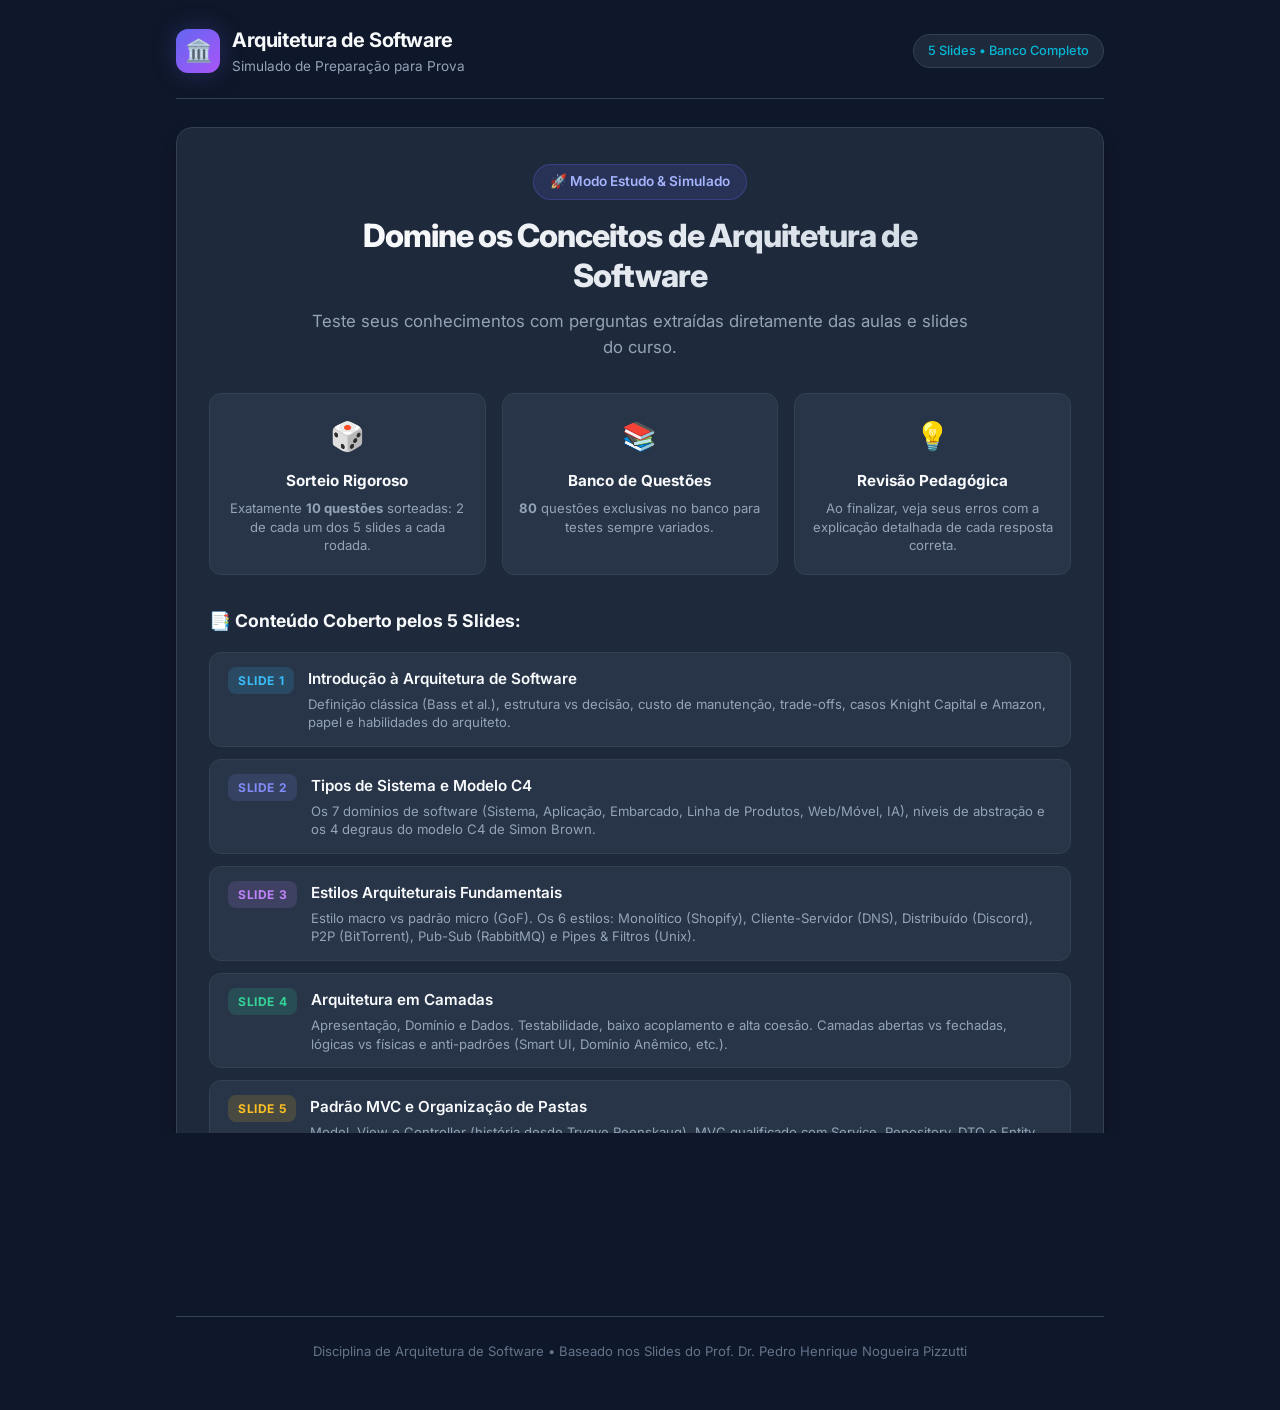
<file: Revisao_Prova_1/index.html>
<!DOCTYPE html>
<html lang="pt-BR">
<head>
  <meta charset="UTF-8">
  <meta name="viewport" content="width=device-width, initial-scale=1.0">
  <meta name="description" content="Quiz SPA Interativo para estudo da disciplina de Arquitetura de Software - Conteúdo completo dos Slides 1 a 5.">
  <title>Quiz de Arquitetura de Software | Simulado Interativo</title>
  
  <!-- Tipografia Inter do Google Fonts -->
  <link rel="preconnect" href="https://fonts.googleapis.com">
  <link rel="preconnect" href="https://fonts.gstatic.com" crossorigin>
  <link href="https://fonts.googleapis.com/css2?family=Inter:wght@400;500;600;700;800&display=swap" rel="stylesheet">
  
  <!-- Estilos CSS -->
  <link rel="stylesheet" href="style.css">
</head>
<body>

  <div class="app-container">
    
    <!-- CABEÇALHO GLOBAL -->
    <header class="app-header">
      <div class="brand">
        <div class="brand-icon">🏛️</div>
        <div class="brand-info">
          <h1>Arquitetura de Software</h1>
          <p>Simulado de Preparação para Prova</p>
        </div>
      </div>
      <div class="brand-tag">5 Slides • Banco Completo</div>
    </header>

    <main>
      
      <!-- ====================================================================
           TELA 1: BOAS-VINDAS / INTRODUÇÃO (WELCOME SCREEN)
           ==================================================================== -->
      <section id="welcome-screen" class="spa-screen active">
        <div class="welcome-card">
          <div class="welcome-hero">
            <span class="welcome-badge">🚀 Modo Estudo & Simulado</span>
            <h2>Domine os Conceitos de Arquitetura de Software</h2>
            <p>Teste seus conhecimentos com perguntas extraídas diretamente das aulas e slides do curso.</p>
          </div>

          <!-- Regras do Quiz em Destaque -->
          <div class="quiz-rules-grid">
            <div class="rule-box">
              <div class="rule-icon">🎲</div>
              <h4>Sorteio Rigoroso</h4>
              <p>Exatamente <strong>10 questões</strong> sorteadas: 2 de cada um dos 5 slides a cada rodada.</p>
            </div>
            <div class="rule-box">
              <div class="rule-icon">📚</div>
              <h4>Banco de Questões</h4>
              <p><strong id="total-questions-count">78</strong> questões exclusivas no banco para testes sempre variados.</p>
            </div>
            <div class="rule-box">
              <div class="rule-icon">💡</div>
              <h4>Revisão Pedagógica</h4>
              <p>Ao finalizar, veja seus erros com a explicação detalhada de cada resposta correta.</p>
            </div>
          </div>

          <!-- Visão Geral dos 5 Slides -->
          <div class="slide-topics-section">
            <h3>📑 Conteúdo Coberto pelos 5 Slides:</h3>
            <div id="slide-topics-list" class="topics-grid">
              <!-- Gerado via JavaScript -->
            </div>
          </div>

          <div class="welcome-actions" style="display: flex; gap: 14px; justify-content: center; flex-wrap: wrap;">
            <button id="start-quiz-btn" class="btn btn-primary btn-large">
              Iniciar Simulado (10 Questões) ➔
            </button>
            <a href="Resumo_Arquitetura_Software.pdf" target="_blank" class="btn btn-secondary btn-large" style="display: inline-flex; align-items: center; gap: 8px;">
              📄 Baixar Resumo em PDF
            </a>
          </div>
        </div>
      </section>

      <!-- ====================================================================
           TELA 2: EXECUÇÃO DO QUIZ (QUIZ SCREEN)
           ==================================================================== -->
      <section id="quiz-screen" class="spa-screen">
        <div class="quiz-card">
          
          <!-- Cabeçalho do Quiz (Progresso e Categoria) -->
          <div class="quiz-header">
            <div class="quiz-meta-bar">
              <span id="current-slide-badge" class="slide-badge slide-badge-slide-1">Slide 1</span>
              <span id="question-progress-text" class="progress-text">Questão 1 de 10</span>
            </div>
            
            <div class="progress-bar-track">
              <div id="progress-bar-fill" class="progress-bar-fill" style="width: 10%;"></div>
            </div>

            <!-- Bolinhas de navegação rápida 1 a 10 -->
            <div id="quick-nav" class="quick-nav-container">
              <!-- Gerado via JavaScript -->
            </div>
          </div>

          <!-- Enunciado da Pergunta -->
          <div class="question-content">
            <div id="question-topic" class="question-topic-label">Tópico da Pergunta</div>
            <h2 id="question-text" class="question-text">Enunciado da questão será carregado aqui...</h2>
          </div>

          <!-- Alternativas A, B, C, D -->
          <div id="options-container" class="options-list">
            <!-- Gerado via JavaScript -->
          </div>

          <!-- Ações e Navegação -->
          <div class="quiz-actions">
            <button id="prev-btn" class="btn btn-secondary">
              ← Questão Anterior
            </button>
            
            <div class="shortcut-tip">
              Dica: Use as teclas <kbd>A</kbd>, <kbd>B</kbd>, <kbd>C</kbd>, <kbd>D</kbd> ou <kbd>1</kbd>-<kbd>4</kbd> e <kbd>Enter</kbd>
            </div>

            <button id="next-btn" class="btn btn-primary">
              Próxima Questão ➔
            </button>
          </div>

        </div>
      </section>

      <!-- ====================================================================
           TELA 3: RESULTADOS E REVISÃO DE ERROS (RESULTS SCREEN)
           ==================================================================== -->
      <section id="results-screen" class="spa-screen">
        <div class="results-card">
          
          <!-- Placar Geral e Feedback -->
          <div class="results-hero">
            <div class="score-gauge-container">
              <svg class="score-svg" viewBox="0 0 100 100">
                <circle class="circle-bg" cx="50" cy="50" r="45"></circle>
                <circle id="score-circle-progress" class="circle-progress" cx="50" cy="50" r="45"></circle>
              </svg>
              <div class="gauge-center">
                <div id="score-text" class="gauge-score">8/10</div>
                <div class="gauge-label">Acertos</div>
              </div>
            </div>

            <div class="results-feedback">
              <span id="score-percent" class="score-percent-badge">80% de aproveitamento</span>
              <h2><span id="score-feedback-icon">🌟</span> Simulado Concluído!</h2>
              <p id="score-message">Mensagem de feedback baseada no seu desempenho...</p>
            </div>
          </div>

          <!-- Desempenho por Slide -->
          <div class="slide-breakdown-section">
            <h3>📊 Desempenho por Slide:</h3>
            <div id="slide-breakdown-container" class="breakdown-grid">
              <!-- Gerado via JavaScript -->
            </div>
          </div>

          <!-- Cabeçalho da Seção de Revisão -->
          <div class="review-section-header">
            <h3>📝 Análise Pedagógica e Correção:</h3>
            <div class="review-filter-tabs">
              <button type="button" class="filter-tab active" data-view-mode="errors-only">Apenas Questões com Erro</button>
              <button type="button" class="filter-tab" data-view-mode="all">Todas as 10 Questões</button>
            </div>
          </div>

          <!-- Lista de Questões com Erro (ou Todas) -->
          <div id="results-list" class="results-list">
            <!-- Gerado via JavaScript -->
          </div>

          <!-- Ação para Refazer Quiz -->
          <div class="results-actions">
            <button id="restart-quiz-btn" class="btn btn-primary btn-large">
              🔄 Refazer Quiz (Sortear 10 Novas Questões)
            </button>
          </div>

        </div>
      </section>

    </main>

    <!-- RODAPÉ GLOBAL -->
    <footer class="app-footer">
      <p>Disciplina de Arquitetura de Software • Baseado nos Slides do Prof. Dr. Pedro Henrique Nogueira Pizzutti</p>
    </footer>

  </div>

  <!-- Scripts JavaScript -->
  <script src="questions.js"></script>
  <script src="app.js"></script>
</body>
</html>
</file>
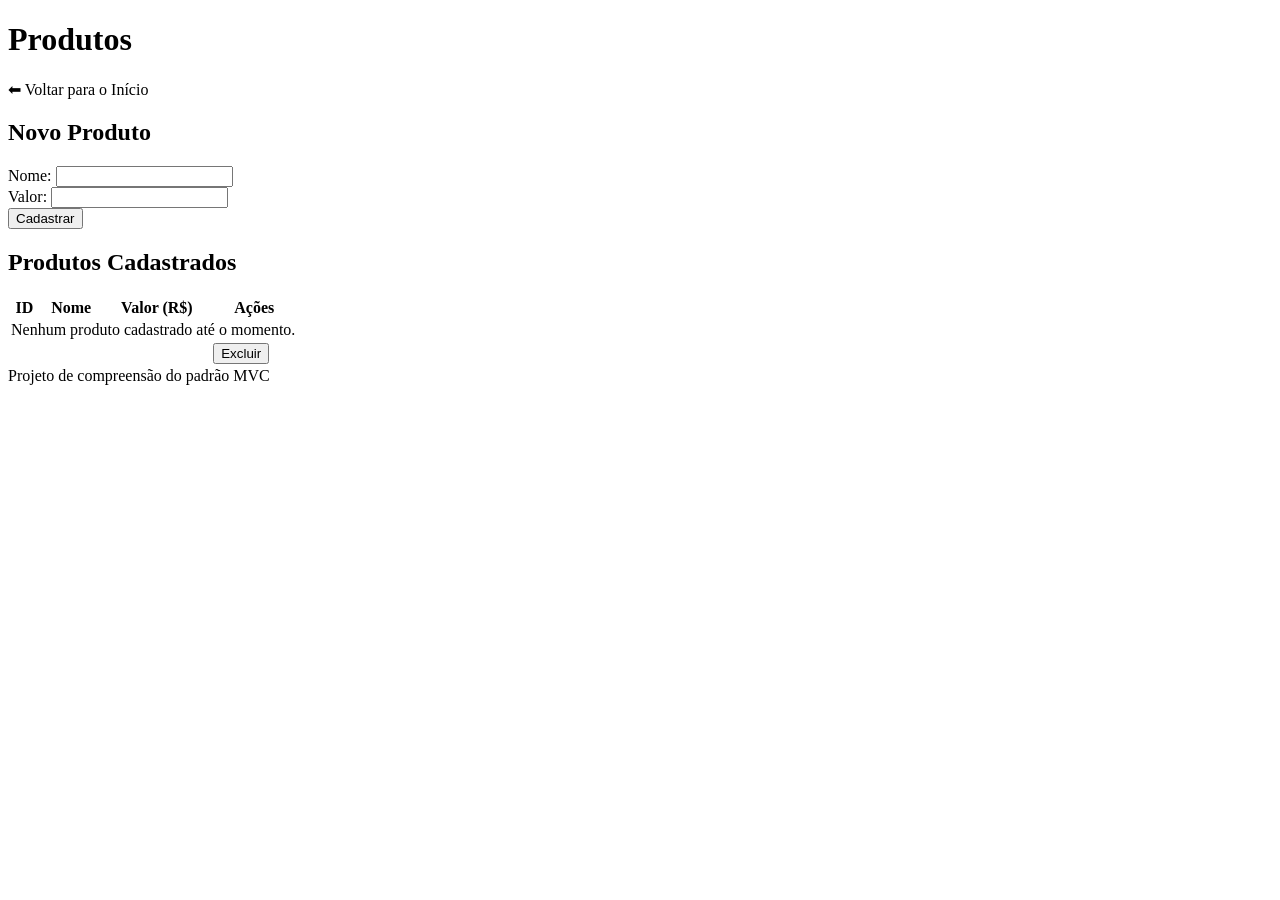
<file: Aula-05/mvc/src/main/resources/view/products.html>
<!doctype html>
<html lang="pt-br" xmlns:th="http://www.thymeleaf.org">
  <head>
    <meta charset="UTF-8" />
    <meta name="viewport" content="width=device-width, initial-scale=1.0" />
    <link rel="stylesheet" th:href="@{/css/style.css}" />
    <title>Products</title>
  </head>
  <body>
    <header>
      <h1>Produtos</h1>
      <nav>
        <a th:href="@{/}">⬅ Voltar para o Início</a>
      </nav>
    </header>
    <main>
      <section>
        <h2>Novo Produto</h2>
        <form th:action="@{/products}" th:object="${product}" method="post">
          <div>
            <label for="name">Nome:</label>
            <input id="name" type="text" th:field="*{name}" required />
          </div>
          <div>
            <label for="price">Valor:</label>
            <input id="price" type="number" step="0.01" th:field="*{price}" required />
          </div>
          <button type="submit">Cadastrar</button>
        </form>
      </section>
      <section>
        <h2>Produtos Cadastrados</h2>
        <table>
          <thead>
            <tr>
              <th>ID</th>
              <th>Nome</th>
              <th>Valor (R$)</th>
              <th>Ações</th>
            </tr>
          </thead>
          <tbody>
            <tr th:if="${#lists.isEmpty(products)}">
              <td colspan="4" style="text-align: center;">Nenhum produto cadastrado até o momento.</td>
            </tr>
            <tr th:each="product : ${products}">
                <td th:text="${product.id}"></td>
                <td th:text="${product.name}"></td>
                <td th:text="${#numbers.formatDecimal(product.price, 1, 2, 'POINT')}"></td>
                <td>
                  <form th:action="@{/products/delete/{id}(id=${product.id})}" method="post" style="display:inline;">
                    <button type="submit" onclick="return confirm('Tem certeza que deseja excluir?')">Excluir</button>
                  </form>
                </td>
            </tr>
          </tbody>
        </table>
      </section>
    </main>
    <footer>Projeto de compreensão do padrão MVC</footer>
  </body>
</html>
</file>
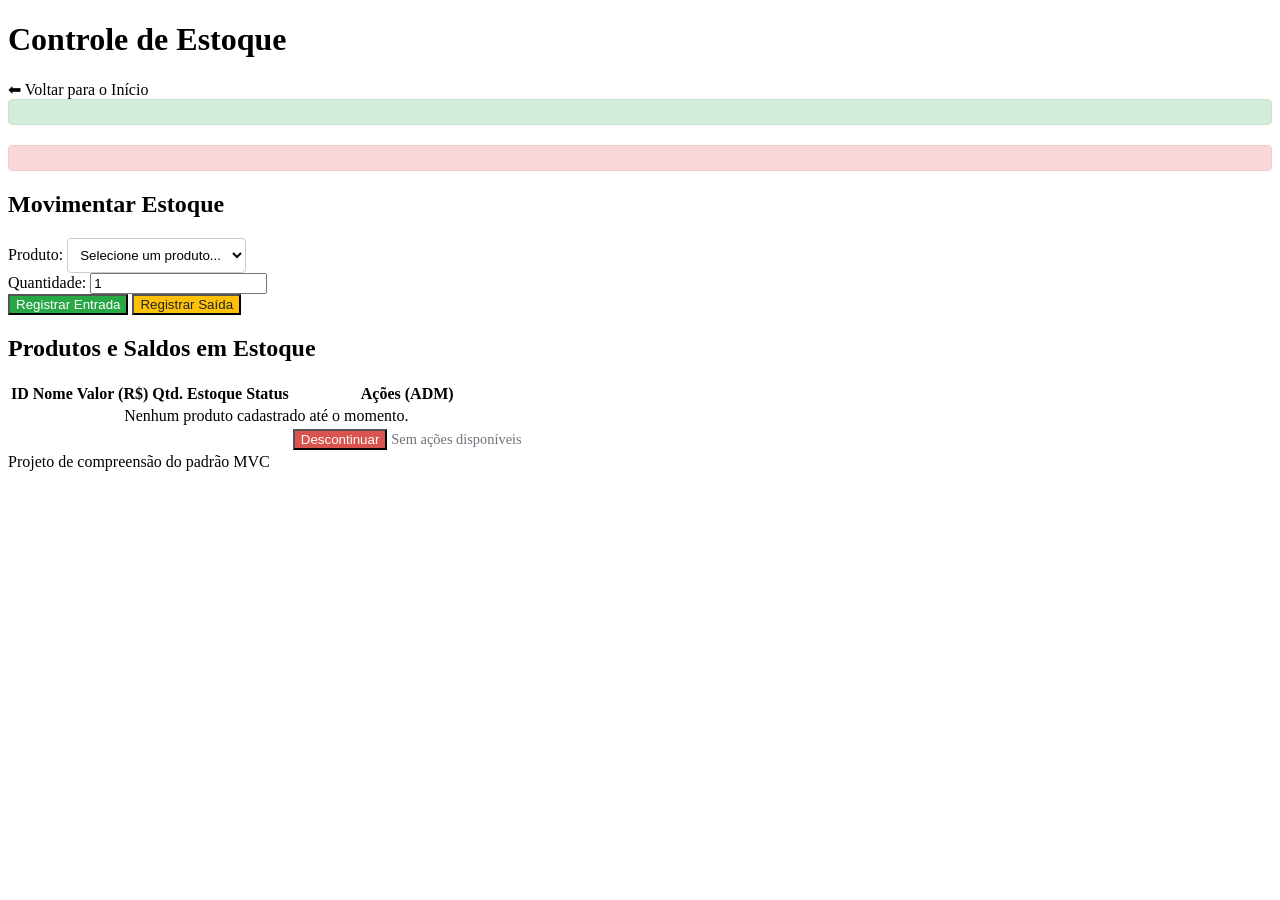
<file: Aula-06/mvc/src/main/resources/view/stock.html>
<!doctype html>
<html lang="pt-br" xmlns:th="http://www.thymeleaf.org">
  <head>
    <meta charset="UTF-8" />
    <meta name="viewport" content="width=device-width, initial-scale=1.0" />
    <link rel="stylesheet" th:href="@{/css/style.css}" />
    <title>Estoque</title>
    <style>
      select {
        padding: 8px;
        border: 1px solid #ccc;
        border-radius: 4px;
        background-color: #fff;
      }
      .alert {
        padding: 12px 16px;
        margin-bottom: 20px;
        border-radius: 4px;
        font-weight: bold;
      }
      .alert-success {
        background-color: #d4edda;
        color: #155724;
        border: 1px solid #c3e6cb;
      }
      .alert-error {
        background-color: #f8d7da;
        color: #721c24;
        border: 1px solid #f5c6cb;
      }
      .badge {
        display: inline-block;
        padding: 4px 8px;
        border-radius: 4px;
        font-size: 0.85rem;
        font-weight: bold;
      }
      .badge-disponivel {
        background-color: #d4edda;
        color: #155724;
      }
      .badge-indisponivel {
        background-color: #fff3cd;
        color: #856404;
      }
      .badge-descontinuado {
        background-color: #e2e3e5;
        color: #383d41;
      }
      .btn-discontinue {
        background-color: #d9534f;
        color: white;
      }
    </style>
  </head>
  <body>
    <header>
      <h1>Controle de Estoque</h1>
      <nav>
        <a th:href="@{/}">⬅ Voltar para o Início</a>
      </nav>
    </header>

    <main>
      <div th:if="${successMessage}" class="alert alert-success" th:text="${successMessage}"></div>
      <div th:if="${errorMessage}" class="alert alert-error" th:text="${errorMessage}"></div>

      <section>
        <h2>Movimentar Estoque</h2>
        <form method="post">
          <div>
            <label for="productId">Produto:</label>
            <select id="productId" name="productId" required>
              <option value="" disabled selected>Selecione um produto...</option>
              <option th:each="p : ${products}" 
                      th:value="${p.id}" 
                      th:text="${p.name + ' (Saldo: ' + (p.quantity != null ? p.quantity : 0) + ' | ' + p.status + ')'}">
              </option>
            </select>
          </div>

          <div>
            <label for="quantity">Quantidade:</label>
            <input id="quantity" type="number" name="quantity" min="1" value="1" required />
          </div>

          <button type="submit" th:formaction="@{/stock/entry}" style="background-color: #28a745; color: white;">
            Registrar Entrada
          </button>
          <button type="submit" th:formaction="@{/stock/exit}" style="background-color: #ffc107; color: #212529;">
            Registrar Saída
          </button>
        </form>
      </section>

      <section>
        <h2>Produtos e Saldos em Estoque</h2>
        <table>
          <thead>
            <tr>
              <th>ID</th>
              <th>Nome</th>
              <th>Valor (R$)</th>
              <th>Qtd. Estoque</th>
              <th>Status</th>
              <th>Ações (ADM)</th>
            </tr>
          </thead>
          <tbody>
            <tr th:if="${#lists.isEmpty(products)}">
              <td colspan="6" style="text-align: center;">Nenhum produto cadastrado até o momento.</td>
            </tr>
            <tr th:each="product : ${products}">
              <td th:text="${product.id}"></td>
              <td th:text="${product.name}"></td>
              <td th:text="${#numbers.formatDecimal(product.price, 1, 2, 'POINT')}"></td>
              <td th:text="${product.quantity != null ? product.quantity : 0}"></td>
              <td>
                <span th:classappend="'badge badge-' + ${#strings.toLowerCase(product.status)}"
                      th:text="${product.status}">
                </span>
              </td>
              <td>
                <form th:if="${product.status.name() != 'DESCONTINUADO'}"
                      th:action="@{/stock/discontinue/{id}(id=${product.id})}" 
                      method="post" 
                      style="display:inline;">
                  <button type="submit" 
                          class="btn-discontinue"
                          onclick="return confirm('Tem certeza que deseja descontinuar este produto? Ele não poderá mais ser movimentado!')">
                    Descontinuar
                  </button>
                </form>
                <span th:if="${product.status.name() == 'DESCONTINUADO'}" style="color: #6c757d; font-size: 0.9rem;">
                  Sem ações disponíveis
                </span>
              </td>
            </tr>
          </tbody>
        </table>
      </section>
    </main>

    <footer>Projeto de compreensão do padrão MVC</footer>
  </body>
</html>
</file>
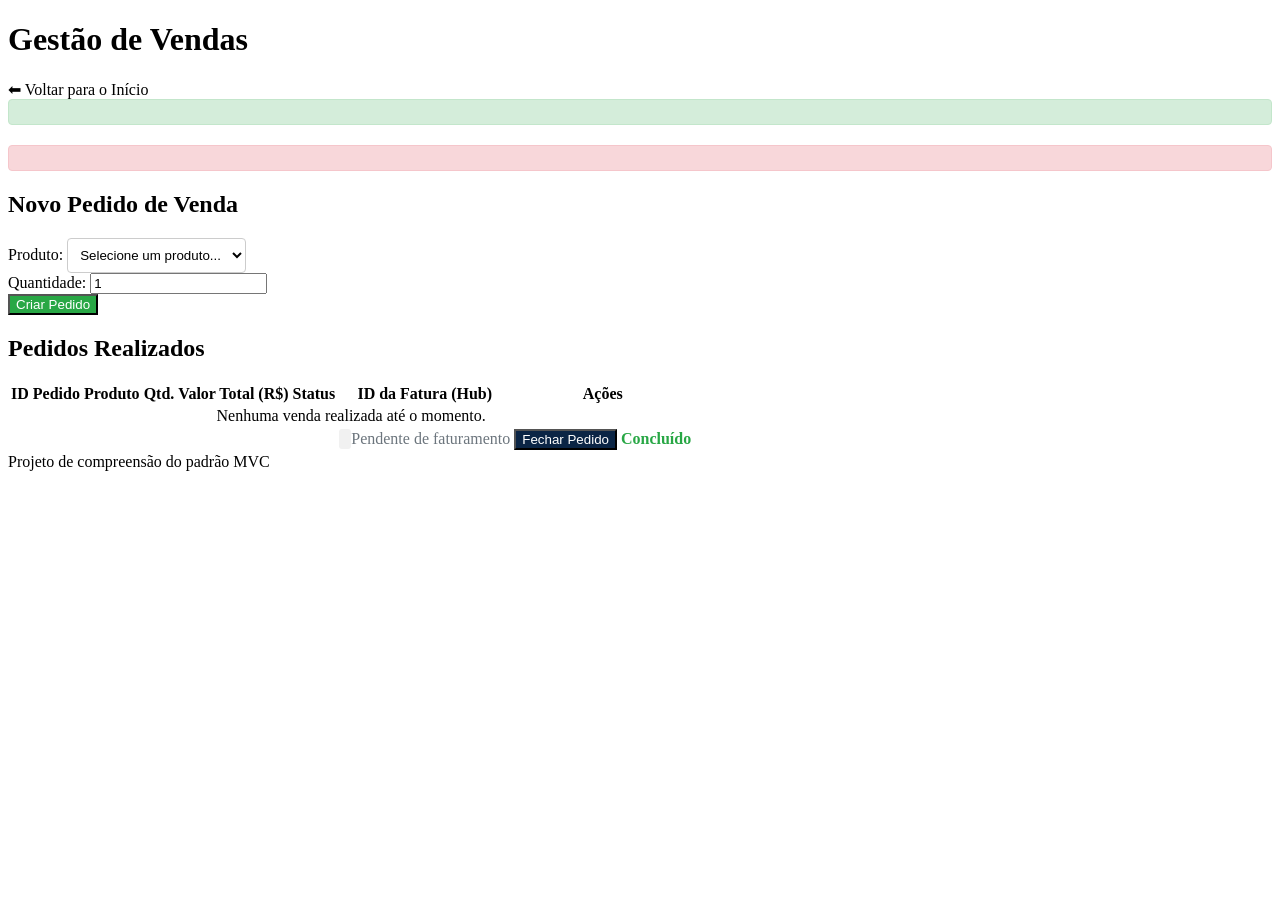
<file: Aula-08/mvc/src/main/resources/view/sales.html>
<!doctype html>
<html lang="pt-br" xmlns:th="http://www.thymeleaf.org">
  <head>
    <meta charset="UTF-8" />
    <meta name="viewport" content="width=device-width, initial-scale=1.0" />
    <link rel="stylesheet" th:href="@{/css/style.css}" />
    <title>Vendas</title>
    <style>
      select {
        padding: 8px;
        border: 1px solid #ccc;
        border-radius: 4px;
        background-color: #fff;
      }
      .alert {
        padding: 12px 16px;
        margin-bottom: 20px;
        border-radius: 4px;
        font-weight: bold;
      }
      .alert-success {
        background-color: #d4edda;
        color: #155724;
        border: 1px solid #c3e6cb;
      }
      .alert-error {
        background-color: #f8d7da;
        color: #721c24;
        border: 1px solid #f5c6cb;
      }
      .badge {
        display: inline-block;
        padding: 4px 8px;
        border-radius: 4px;
        font-size: 0.85rem;
        font-weight: bold;
      }
      .badge-aberto {
        background-color: #fff3cd;
        color: #856404;
      }
      .badge-fechado {
        background-color: #d4edda;
        color: #155724;
      }
      .btn-close-order {
        background-color: #0b2545;
        color: white;
      }
      .fatura-code {
        font-family: monospace;
        font-size: 0.85rem;
        background: #f1f1f1;
        padding: 2px 6px;
        border-radius: 3px;
      }
    </style>
  </head>
  <body>
    <header>
      <h1>Gestão de Vendas</h1>
      <nav>
        <a th:href="@{/}">⬅ Voltar para o Início</a>
      </nav>
    </header>

    <main>
      <div th:if="${successMessage}" class="alert alert-success" th:text="${successMessage}"></div>
      <div th:if="${errorMessage}" class="alert alert-error" th:text="${errorMessage}"></div>

      <section>
        <h2>Novo Pedido de Venda</h2>
        <form th:action="@{/sales}" method="post">
          <div>
            <label for="productId">Produto:</label>
            <select id="productId" name="productId" required>
              <option value="" disabled selected>Selecione um produto...</option>
              <option th:each="p : ${products}" 
                      th:value="${p.id}" 
                      th:text="${p.name + ' (R$ ' + #numbers.formatDecimal(p.price, 1, 2, 'POINT') + ' | Estoque: ' + (p.quantity != null ? p.quantity : 0) + ')'}">
              </option>
            </select>
          </div>

          <div>
            <label for="quantity">Quantidade:</label>
            <input id="quantity" type="number" name="quantity" min="1" value="1" required />
          </div>

          <button type="submit" style="background-color: #28a745; color: white;">
            Criar Pedido
          </button>
        </form>
      </section>

      <section>
        <h2>Pedidos Realizados</h2>
        <table>
          <thead>
            <tr>
              <th>ID Pedido</th>
              <th>Produto</th>
              <th>Qtd.</th>
              <th>Valor Total (R$)</th>
              <th>Status</th>
              <th>ID da Fatura (Hub)</th>
              <th>Ações</th>
            </tr>
          </thead>
          <tbody>
            <tr th:if="${#lists.isEmpty(sales)}">
              <td colspan="7" style="text-align: center;">Nenhuma venda realizada até o momento.</td>
            </tr>
            <tr th:each="sale : ${sales}">
              <td th:text="${sale.id}"></td>
              <td th:text="${sale.product.name}"></td>
              <td th:text="${sale.quantity}"></td>
              <td th:text="${#numbers.formatDecimal(sale.totalPrice, 1, 2, 'POINT')}"></td>
              <td>
                <span th:classappend="'badge badge-' + ${#strings.toLowerCase(sale.status)}"
                      th:text="${sale.status}">
                </span>
              </td>
              <td>
                <span th:if="${sale.faturaId != null}" class="fatura-code" th:text="${sale.faturaId}"></span>
                <span th:if="${sale.faturaId == null}" style="color: #6c757d;">Pendente de faturamento</span>
              </td>
              <td>
                <form th:if="${sale.status == 'ABERTO'}"
                      th:action="@{/sales/close/{id}(id=${sale.id})}" 
                      method="post" 
                      style="display:inline;">
                  <button type="submit" 
                          class="btn-close-order"
                          onclick="return confirm('Deseja fechar o pedido e enviar ao Hub de Faturamento?')">
                    Fechar Pedido
                  </button>
                </form>
                <span th:if="${sale.status == 'FECHADO'}" style="color: #28a745; font-weight: bold;">
                  Concluído
                </span>
              </td>
            </tr>
          </tbody>
        </table>
      </section>
    </main>

    <footer>Projeto de compreensão do padrão MVC</footer>
  </body>
</html>
</file>
<file: Revisao_Prova_1/style.css>
/* ==========================================================================
   QUIZ SPA - DISCIPLINA DE ARQUITETURA DE SOFTWARE
   Design System & Styling Moderno, Limpo e Responsivo
   ========================================================================== */

:root {
  /* Paleta de Cores - Tema Modern Slate & Indigo */
  --bg-main: #0f172a;
  --bg-surface: #1e293b;
  --bg-surface-elevated: #283548;
  --bg-surface-hover: #334155;
  
  --text-primary: #f8fafc;
  --text-secondary: #94a3b8;
  --text-muted: #64748b;
  
  --primary: #6366f1;
  --primary-hover: #4f46e5;
  --primary-light: rgba(99, 102, 241, 0.15);
  
  --accent-cyan: #06b6d4;
  --accent-purple: #a855f7;
  
  --success: #10b981;
  --success-bg: rgba(16, 185, 129, 0.12);
  --success-border: rgba(16, 185, 129, 0.35);
  
  --danger: #ef4444;
  --danger-bg: rgba(239, 68, 68, 0.12);
  --danger-border: rgba(239, 68, 68, 0.35);
  
  --warning: #f59e0b;
  --warning-bg: rgba(245, 158, 11, 0.12);
  
  --border-color: #334155;
  --border-subtle: #1e293b;

  /* Badges por Slide */
  --badge-s1: #38bdf8; /* Azul claro */
  --badge-s2: #818cf8; /* Indigo */
  --badge-s3: #c084fc; /* Roxo */
  --badge-s4: #34d399; /* Esmeralda */
  --badge-s5: #fbbf24; /* Âmbar */

  /* Tipografia & Dimensões */
  --font-family: 'Inter', system-ui, -apple-system, BlinkMacSystemFont, 'Segoe UI', Roboto, sans-serif;
  --radius-sm: 8px;
  --radius-md: 12px;
  --radius-lg: 16px;
  --radius-full: 9999px;
  
  --shadow-sm: 0 1px 2px 0 rgba(0, 0, 0, 0.05);
  --shadow-md: 0 4px 6px -1px rgba(0, 0, 0, 0.3), 0 2px 4px -2px rgba(0, 0, 0, 0.3);
  --shadow-lg: 0 10px 15px -3px rgba(0, 0, 0, 0.4), 0 4px 6px -4px rgba(0, 0, 0, 0.4);
  --shadow-glow: 0 0 25px rgba(99, 102, 241, 0.25);
  
  --transition-fast: 150ms ease;
  --transition-normal: 250ms ease;
}

/* Reset Básico */
*, *::before, *::after {
  box-sizing: border-box;
  margin: 0;
  padding: 0;
}

body {
  font-family: var(--font-family);
  background-color: var(--bg-main);
  color: var(--text-primary);
  line-height: 1.6;
  min-height: 100vh;
  display: flex;
  flex-direction: column;
  -webkit-font-smoothing: antialiased;
  -moz-osx-font-smoothing: grayscale;
}

/* Layout Principal */
.app-container {
  width: 100%;
  max-width: 960px;
  margin: 0 auto;
  padding: 24px 16px 48px 16px;
  flex: 1;
  display: flex;
  flex-direction: column;
}

/* Cabeçalho Global da Aplicação */
.app-header {
  display: flex;
  align-items: center;
  justify-content: space-between;
  padding-bottom: 20px;
  margin-bottom: 28px;
  border-bottom: 1px solid var(--border-color);
}

.brand {
  display: flex;
  align-items: center;
  gap: 12px;
}

.brand-icon {
  width: 44px;
  height: 44px;
  background: linear-gradient(135deg, var(--primary), var(--accent-purple));
  border-radius: var(--radius-md);
  display: flex;
  align-items: center;
  justify-content: center;
  font-size: 22px;
  box-shadow: var(--shadow-glow);
}

.brand-info h1 {
  font-size: 1.25rem;
  font-weight: 700;
  color: var(--text-primary);
  letter-spacing: -0.02em;
}

.brand-info p {
  font-size: 0.85rem;
  color: var(--text-secondary);
}

.brand-tag {
  background-color: var(--bg-surface);
  border: 1px solid var(--border-color);
  padding: 6px 14px;
  border-radius: var(--radius-full);
  font-size: 0.8rem;
  font-weight: 500;
  color: var(--accent-cyan);
}

/* Telas da SPA (Welcome, Quiz, Results) */
.spa-screen {
  display: none;
  animation: fadeIn 300ms ease forwards;
}

.spa-screen.active {
  display: block;
}

@keyframes fadeIn {
  from { opacity: 0; transform: translateY(8px); }
  to { opacity: 1; transform: translateY(0); }
}

/* ==========================================================================
   TELA INICIAL (WELCOME SCREEN)
   ========================================================================== */
.welcome-card {
  background-color: var(--bg-surface);
  border: 1px solid var(--border-color);
  border-radius: var(--radius-lg);
  padding: 36px 32px;
  box-shadow: var(--shadow-lg);
}

.welcome-hero {
  text-align: center;
  max-width: 680px;
  margin: 0 auto 32px auto;
}

.welcome-badge {
  display: inline-flex;
  align-items: center;
  gap: 6px;
  background-color: var(--primary-light);
  color: #a5b4fc;
  padding: 6px 16px;
  border-radius: var(--radius-full);
  font-size: 0.85rem;
  font-weight: 600;
  margin-bottom: 16px;
  border: 1px solid rgba(99, 102, 241, 0.3);
}

.welcome-hero h2 {
  font-size: 2rem;
  font-weight: 800;
  letter-spacing: -0.03em;
  line-height: 1.25;
  margin-bottom: 12px;
  background: linear-gradient(135deg, #ffffff 0%, #cbd5e1 100%);
  -webkit-background-clip: text;
  -webkit-text-fill-color: transparent;
}

.welcome-hero p {
  color: var(--text-secondary);
  font-size: 1.05rem;
}

/* Regras em Destaque */
.quiz-rules-grid {
  display: grid;
  grid-template-columns: repeat(auto-fit, minmax(200px, 1fr));
  gap: 16px;
  margin-bottom: 32px;
}

.rule-box {
  background-color: var(--bg-surface-elevated);
  border: 1px solid var(--border-color);
  border-radius: var(--radius-md);
  padding: 20px 16px;
  text-align: center;
  transition: transform var(--transition-fast);
}

.rule-box:hover {
  transform: translateY(-2px);
  border-color: var(--primary);
}

.rule-icon {
  font-size: 28px;
  margin-bottom: 10px;
}

.rule-box h4 {
  font-size: 0.95rem;
  font-weight: 700;
  margin-bottom: 6px;
  color: var(--text-primary);
}

.rule-box p {
  font-size: 0.82rem;
  color: var(--text-secondary);
  line-height: 1.4;
}

/* Lista de Tópicos dos Slides */
.slide-topics-section {
  margin-bottom: 32px;
}

.slide-topics-section h3 {
  font-size: 1.1rem;
  font-weight: 700;
  margin-bottom: 16px;
  display: flex;
  align-items: center;
  gap: 8px;
}

.topics-grid {
  display: grid;
  grid-template-columns: 1fr;
  gap: 12px;
}

.topic-summary-card {
  display: flex;
  align-items: flex-start;
  gap: 14px;
  background-color: var(--bg-surface-elevated);
  border: 1px solid var(--border-color);
  border-radius: var(--radius-md);
  padding: 14px 18px;
}

.topic-badge {
  flex-shrink: 0;
  padding: 4px 10px;
  border-radius: var(--radius-sm);
  font-size: 0.75rem;
  font-weight: 700;
  letter-spacing: 0.05em;
  text-transform: uppercase;
}

.topic-info h4 {
  font-size: 0.95rem;
  font-weight: 600;
  margin-bottom: 4px;
  color: var(--text-primary);
}

.topic-info p {
  font-size: 0.82rem;
  color: var(--text-secondary);
  line-height: 1.4;
}

.welcome-actions {
  text-align: center;
  padding-top: 10px;
}

/* Botões Primários e Secundários */
.btn {
  display: inline-flex;
  align-items: center;
  justify-content: center;
  gap: 10px;
  font-family: inherit;
  font-weight: 600;
  font-size: 1rem;
  padding: 14px 28px;
  border-radius: var(--radius-md);
  border: none;
  cursor: pointer;
  transition: all var(--transition-normal);
  text-decoration: none;
}

.btn-primary {
  background: linear-gradient(135deg, var(--primary) 0%, #4f46e5 100%);
  color: #ffffff;
  box-shadow: 0 4px 14px rgba(99, 102, 241, 0.4);
}

.btn-primary:hover {
  background: linear-gradient(135deg, #4f46e5 0%, #4338ca 100%);
  transform: translateY(-2px);
  box-shadow: 0 6px 20px rgba(99, 102, 241, 0.6);
}

.btn-primary:active {
  transform: translateY(0);
}

.btn-secondary {
  background-color: var(--bg-surface-hover);
  color: var(--text-primary);
  border: 1px solid var(--border-color);
}

.btn-secondary:hover {
  background-color: #475569;
  border-color: #64748b;
}

.btn-large {
  font-size: 1.1rem;
  padding: 16px 36px;
  border-radius: var(--radius-lg);
}

.btn:disabled {
  opacity: 0.5;
  cursor: not-allowed;
  transform: none !important;
  box-shadow: none !important;
}

/* ==========================================================================
   TELA DO QUIZ (QUIZ SCREEN)
   ========================================================================== */
.quiz-card {
  background-color: var(--bg-surface);
  border: 1px solid var(--border-color);
  border-radius: var(--radius-lg);
  padding: 32px;
  box-shadow: var(--shadow-lg);
}

/* Barra de Progresso e Cabeçalho do Quiz */
.quiz-header {
  margin-bottom: 24px;
}

.quiz-meta-bar {
  display: flex;
  align-items: center;
  justify-content: space-between;
  margin-bottom: 12px;
}

.slide-badge {
  display: inline-flex;
  align-items: center;
  padding: 4px 12px;
  border-radius: var(--radius-full);
  font-size: 0.78rem;
  font-weight: 700;
  text-transform: uppercase;
  letter-spacing: 0.04em;
}

.slide-badge-slide-1 { background-color: rgba(56, 189, 248, 0.15); color: var(--badge-s1); border: 1px solid rgba(56, 189, 248, 0.4); }
.slide-badge-slide-2 { background-color: rgba(129, 140, 248, 0.15); color: var(--badge-s2); border: 1px solid rgba(129, 140, 248, 0.4); }
.slide-badge-slide-3 { background-color: rgba(192, 132, 252, 0.15); color: var(--badge-s3); border: 1px solid rgba(192, 132, 252, 0.4); }
.slide-badge-slide-4 { background-color: rgba(52, 211, 153, 0.15); color: var(--badge-s4); border: 1px solid rgba(52, 211, 153, 0.4); }
.slide-badge-slide-5 { background-color: rgba(251, 191, 36, 0.15); color: var(--badge-s5); border: 1px solid rgba(251, 191, 36, 0.4); }

.slide-1 { background-color: rgba(56, 189, 248, 0.15); color: var(--badge-s1); }
.slide-2 { background-color: rgba(129, 140, 248, 0.15); color: var(--badge-s2); }
.slide-3 { background-color: rgba(192, 132, 252, 0.15); color: var(--badge-s3); }
.slide-4 { background-color: rgba(52, 211, 153, 0.15); color: var(--badge-s4); }
.slide-5 { background-color: rgba(251, 191, 36, 0.15); color: var(--badge-s5); }

.progress-text {
  font-size: 0.9rem;
  font-weight: 600;
  color: var(--text-secondary);
}

.progress-bar-track {
  width: 100%;
  height: 8px;
  background-color: var(--bg-surface-elevated);
  border-radius: var(--radius-full);
  overflow: hidden;
}

.progress-bar-fill {
  height: 100%;
  background: linear-gradient(90deg, var(--primary), var(--accent-cyan));
  border-radius: var(--radius-full);
  transition: width 300ms cubic-bezier(0.4, 0, 0.2, 1);
}

/* Pílulas de Navegação Rápida (1 a 10) */
.quick-nav-container {
  display: flex;
  align-items: center;
  justify-content: center;
  gap: 8px;
  margin-top: 14px;
}

.nav-pill {
  width: 32px;
  height: 32px;
  border-radius: var(--radius-full);
  background-color: var(--bg-surface-elevated);
  border: 1px solid var(--border-color);
  color: var(--text-secondary);
  font-size: 0.8rem;
  font-weight: 600;
  cursor: pointer;
  transition: all var(--transition-fast);
  display: flex;
  align-items: center;
  justify-content: center;
}

.nav-pill:hover {
  border-color: var(--primary);
  color: var(--text-primary);
}

.nav-pill.current {
  background-color: var(--primary);
  border-color: var(--primary);
  color: #ffffff;
  box-shadow: 0 0 10px rgba(99, 102, 241, 0.5);
}

.nav-pill.answered:not(.current) {
  background-color: rgba(99, 102, 241, 0.25);
  border-color: rgba(99, 102, 241, 0.5);
  color: #c7d2fe;
}

/* Área do Enunciado */
.question-content {
  margin-bottom: 28px;
}

.question-topic-label {
  font-size: 0.8rem;
  font-weight: 600;
  color: var(--text-muted);
  text-transform: uppercase;
  letter-spacing: 0.05em;
  margin-bottom: 8px;
}

.question-text {
  font-size: 1.25rem;
  font-weight: 700;
  color: var(--text-primary);
  line-height: 1.45;
  letter-spacing: -0.01em;
}

/* Opções de Resposta */
.options-list {
  display: flex;
  flex-direction: column;
  gap: 12px;
  margin-bottom: 32px;
}

.option-card {
  width: 100%;
  display: flex;
  align-items: flex-start;
  gap: 16px;
  background-color: var(--bg-surface-elevated);
  border: 2px solid var(--border-color);
  border-radius: var(--radius-md);
  padding: 16px 20px;
  text-align: left;
  color: var(--text-primary);
  font-family: inherit;
  font-size: 0.98rem;
  cursor: pointer;
  transition: all var(--transition-fast);
}

.option-card:hover {
  background-color: var(--bg-surface-hover);
  border-color: #64748b;
  transform: translateX(4px);
}

.option-card.selected {
  background-color: var(--primary-light);
  border-color: var(--primary);
  box-shadow: 0 0 16px rgba(99, 102, 241, 0.25);
}

.option-letter {
  flex-shrink: 0;
  width: 32px;
  height: 32px;
  border-radius: var(--radius-sm);
  background-color: var(--bg-surface);
  border: 1px solid var(--border-color);
  display: flex;
  align-items: center;
  justify-content: center;
  font-weight: 700;
  font-size: 0.9rem;
  color: var(--text-secondary);
  transition: all var(--transition-fast);
}

.option-card:hover .option-letter {
  border-color: #94a3b8;
  color: var(--text-primary);
}

.option-card.selected .option-letter {
  background-color: var(--primary);
  border-color: var(--primary);
  color: #ffffff;
}

.option-text {
  flex: 1;
  line-height: 1.5;
  padding-top: 2px;
}

/* Rodapé de Navegação do Quiz */
.quiz-actions {
  display: flex;
  align-items: center;
  justify-content: space-between;
  padding-top: 16px;
  border-top: 1px solid var(--border-color);
}

.shortcut-tip {
  font-size: 0.8rem;
  color: var(--text-muted);
}

.shortcut-tip kbd {
  background-color: var(--bg-surface-elevated);
  border: 1px solid var(--border-color);
  border-radius: 4px;
  padding: 2px 6px;
  font-size: 0.75rem;
  color: var(--text-secondary);
}

.finish-btn {
  background: linear-gradient(135deg, #10b981 0%, #059669 100%) !important;
  box-shadow: 0 4px 14px rgba(16, 185, 129, 0.4) !important;
}

.finish-btn:hover {
  background: linear-gradient(135deg, #059669 0%, #047857 100%) !important;
}

/* ==========================================================================
   TELA DE RESULTADOS (RESULTS SCREEN)
   ========================================================================== */
.results-card {
  background-color: var(--bg-surface);
  border: 1px solid var(--border-color);
  border-radius: var(--radius-lg);
  padding: 36px 32px;
  box-shadow: var(--shadow-lg);
}

.results-hero {
  display: flex;
  align-items: center;
  justify-content: center;
  gap: 32px;
  padding-bottom: 32px;
  margin-bottom: 32px;
  border-bottom: 1px solid var(--border-color);
  flex-wrap: wrap;
}

.score-gauge-container {
  position: relative;
  width: 130px;
  height: 130px;
  display: flex;
  align-items: center;
  justify-content: center;
}

.score-svg {
  transform: rotate(-90deg);
  width: 100%;
  height: 100%;
}

.circle-bg {
  fill: none;
  stroke: var(--bg-surface-elevated);
  stroke-width: 8;
}

.circle-progress {
  fill: none;
  stroke: var(--primary);
  stroke-width: 8;
  stroke-linecap: round;
  stroke-dasharray: 283;
  stroke-dashoffset: 283;
  transition: stroke-dashoffset 1s ease, stroke 0.5s ease;
}

.gauge-center {
  position: absolute;
  text-align: center;
}

.gauge-score {
  font-size: 1.8rem;
  font-weight: 800;
  color: var(--text-primary);
  line-height: 1;
}

.gauge-label {
  font-size: 0.75rem;
  color: var(--text-muted);
  text-transform: uppercase;
}

.results-feedback {
  max-width: 480px;
}

.score-percent-badge {
  display: inline-block;
  background-color: var(--primary-light);
  color: #a5b4fc;
  padding: 4px 12px;
  border-radius: var(--radius-full);
  font-size: 0.85rem;
  font-weight: 700;
  margin-bottom: 8px;
}

.results-feedback h2 {
  font-size: 1.6rem;
  font-weight: 800;
  margin-bottom: 6px;
  display: flex;
  align-items: center;
  gap: 10px;
}

.results-feedback p {
  color: var(--text-secondary);
  font-size: 0.98rem;
}

/* Grid de Desempenho por Slide */
.slide-breakdown-section {
  margin-bottom: 36px;
}

.slide-breakdown-section h3 {
  font-size: 1.05rem;
  font-weight: 700;
  margin-bottom: 16px;
  color: var(--text-primary);
}

.breakdown-grid {
  display: grid;
  grid-template-columns: repeat(auto-fit, minmax(160px, 1fr));
  gap: 12px;
}

.slide-stat-card {
  background-color: var(--bg-surface-elevated);
  border: 1px solid var(--border-color);
  border-radius: var(--radius-md);
  padding: 14px 16px;
}

.stat-header {
  display: flex;
  align-items: center;
  justify-content: space-between;
  margin-bottom: 6px;
}

.stat-badge {
  font-size: 0.72rem;
  font-weight: 700;
  padding: 2px 8px;
  border-radius: var(--radius-sm);
  text-transform: uppercase;
}

.stat-score {
  font-size: 0.9rem;
  font-weight: 800;
}

.stat-score.perfect { color: var(--success); }
.stat-score.partial { color: var(--warning); }
.stat-score.zero { color: var(--danger); }

.stat-title {
  font-size: 0.8rem;
  font-weight: 600;
  color: var(--text-secondary);
  white-space: nowrap;
  overflow: hidden;
  text-overflow: ellipsis;
  margin-bottom: 8px;
}

.stat-bar {
  height: 4px;
  background-color: var(--bg-surface);
  border-radius: var(--radius-full);
  overflow: hidden;
}

.stat-bar-fill {
  height: 100%;
  background-color: var(--primary);
  border-radius: var(--radius-full);
}

/* Seção de Revisão Detalhada */
.review-section-header {
  display: flex;
  align-items: center;
  justify-content: space-between;
  margin-bottom: 20px;
  flex-wrap: wrap;
  gap: 12px;
}

.review-section-header h3 {
  font-size: 1.15rem;
  font-weight: 700;
}

.review-filter-tabs {
  display: flex;
  background-color: var(--bg-surface-elevated);
  padding: 4px;
  border-radius: var(--radius-md);
  border: 1px solid var(--border-color);
  gap: 4px;
}

.filter-tab {
  background: none;
  border: none;
  color: var(--text-secondary);
  padding: 6px 14px;
  border-radius: var(--radius-sm);
  font-size: 0.82rem;
  font-weight: 600;
  cursor: pointer;
  transition: all var(--transition-fast);
}

.filter-tab.active {
  background-color: var(--bg-surface-hover);
  color: var(--text-primary);
  box-shadow: var(--shadow-sm);
}

/* Cards de Revisão */
.results-list {
  display: flex;
  flex-direction: column;
  gap: 20px;
  margin-bottom: 36px;
}

.review-card {
  background-color: var(--bg-surface-elevated);
  border-radius: var(--radius-md);
  padding: 24px;
  border-left: 5px solid var(--border-color);
  border: 1px solid var(--border-color);
  border-left-width: 5px;
}

.review-card.review-wrong {
  border-left-color: var(--danger);
}

.review-card.review-correct {
  border-left-color: var(--success);
}

.review-header {
  display: flex;
  align-items: center;
  justify-content: space-between;
  margin-bottom: 12px;
  gap: 8px;
}

.review-meta {
  display: flex;
  align-items: center;
  gap: 10px;
}

.review-topic {
  font-size: 0.82rem;
  color: var(--text-muted);
  font-weight: 600;
}

.review-status-tag {
  font-size: 0.78rem;
  font-weight: 700;
  padding: 3px 10px;
  border-radius: var(--radius-full);
}

.status-wrong {
  background-color: var(--danger-bg);
  color: #fca5a5;
  border: 1px solid var(--danger-border);
}

.status-correct {
  background-color: var(--success-bg);
  color: #6ee7b7;
  border: 1px solid var(--success-border);
}

.review-question-text {
  font-size: 1.05rem;
  font-weight: 700;
  color: var(--text-primary);
  margin-bottom: 16px;
  line-height: 1.45;
}

.review-answers-box {
  display: flex;
  flex-direction: column;
  gap: 10px;
  margin-bottom: 16px;
}

.answer-row {
  display: flex;
  flex-direction: column;
  gap: 4px;
  padding: 12px 14px;
  border-radius: var(--radius-sm);
  font-size: 0.92rem;
}

.answer-label {
  font-size: 0.75rem;
  font-weight: 700;
  text-transform: uppercase;
  letter-spacing: 0.04em;
}

.answer-content {
  display: flex;
  align-items: flex-start;
  gap: 8px;
  font-weight: 500;
}

.indicator-icon {
  font-weight: 800;
  flex-shrink: 0;
}

.user-answer {
  background-color: var(--danger-bg);
  border: 1px solid var(--danger-border);
  color: #fecaca;
}

.user-answer .answer-label {
  color: #f87171;
}

.correct-answer {
  background-color: var(--success-bg);
  border: 1px solid var(--success-border);
  color: #d1fae5;
}

.correct-answer .answer-label {
  color: #34d399;
}

/* Caixa de Explicação Pedagógica */
.explanation-box {
  background-color: rgba(15, 23, 42, 0.6);
  border: 1px solid rgba(99, 102, 241, 0.25);
  border-radius: var(--radius-sm);
  padding: 14px 16px;
}

.explanation-header {
  display: flex;
  align-items: center;
  gap: 8px;
  font-size: 0.88rem;
  color: #c7d2fe;
  margin-bottom: 6px;
}

.explanation-text {
  font-size: 0.88rem;
  color: #cbd5e1;
  line-height: 1.5;
}

/* Banner de Parabéns (100% acertos) */
.all-correct-banner {
  text-align: center;
  padding: 40px 20px;
  background: linear-gradient(135deg, rgba(16, 185, 129, 0.15) 0%, rgba(6, 182, 212, 0.1) 100%);
  border: 1px solid var(--success-border);
  border-radius: var(--radius-md);
}

.banner-icon {
  font-size: 48px;
  margin-bottom: 12px;
}

.banner-title {
  font-size: 1.3rem;
  font-weight: 800;
  color: #6ee7b7;
  margin-bottom: 8px;
}

.all-correct-banner p {
  color: var(--text-secondary);
  font-size: 0.95rem;
  max-width: 500px;
  margin: 0 auto;
}

/* Ações Finais */
.results-actions {
  text-align: center;
  display: flex;
  justify-content: center;
  gap: 16px;
  flex-wrap: wrap;
}

/* Rodapé Global */
.app-footer {
  text-align: center;
  padding-top: 24px;
  margin-top: auto;
  font-size: 0.82rem;
  color: var(--text-muted);
  border-top: 1px solid var(--border-color);
}

/* ==========================================================================
   RESPONSIVIDADE (MEDIA QUERIES)
   ========================================================================== */
@media (max-width: 768px) {
  .welcome-card, .quiz-card, .results-card {
    padding: 24px 18px;
  }

  .welcome-hero h2 {
    font-size: 1.6rem;
  }

  .results-hero {
    flex-direction: column;
    text-align: center;
  }

  .results-feedback {
    text-align: center;
  }

  .results-feedback h2 {
    justify-content: center;
  }

  .quiz-actions {
    flex-direction: column-reverse;
    gap: 16px;
  }

  .quiz-actions .btn {
    width: 100%;
  }

  .shortcut-tip {
    display: none;
  }

  .review-section-header {
    flex-direction: column;
    align-items: flex-start;
  }
}
</file>
